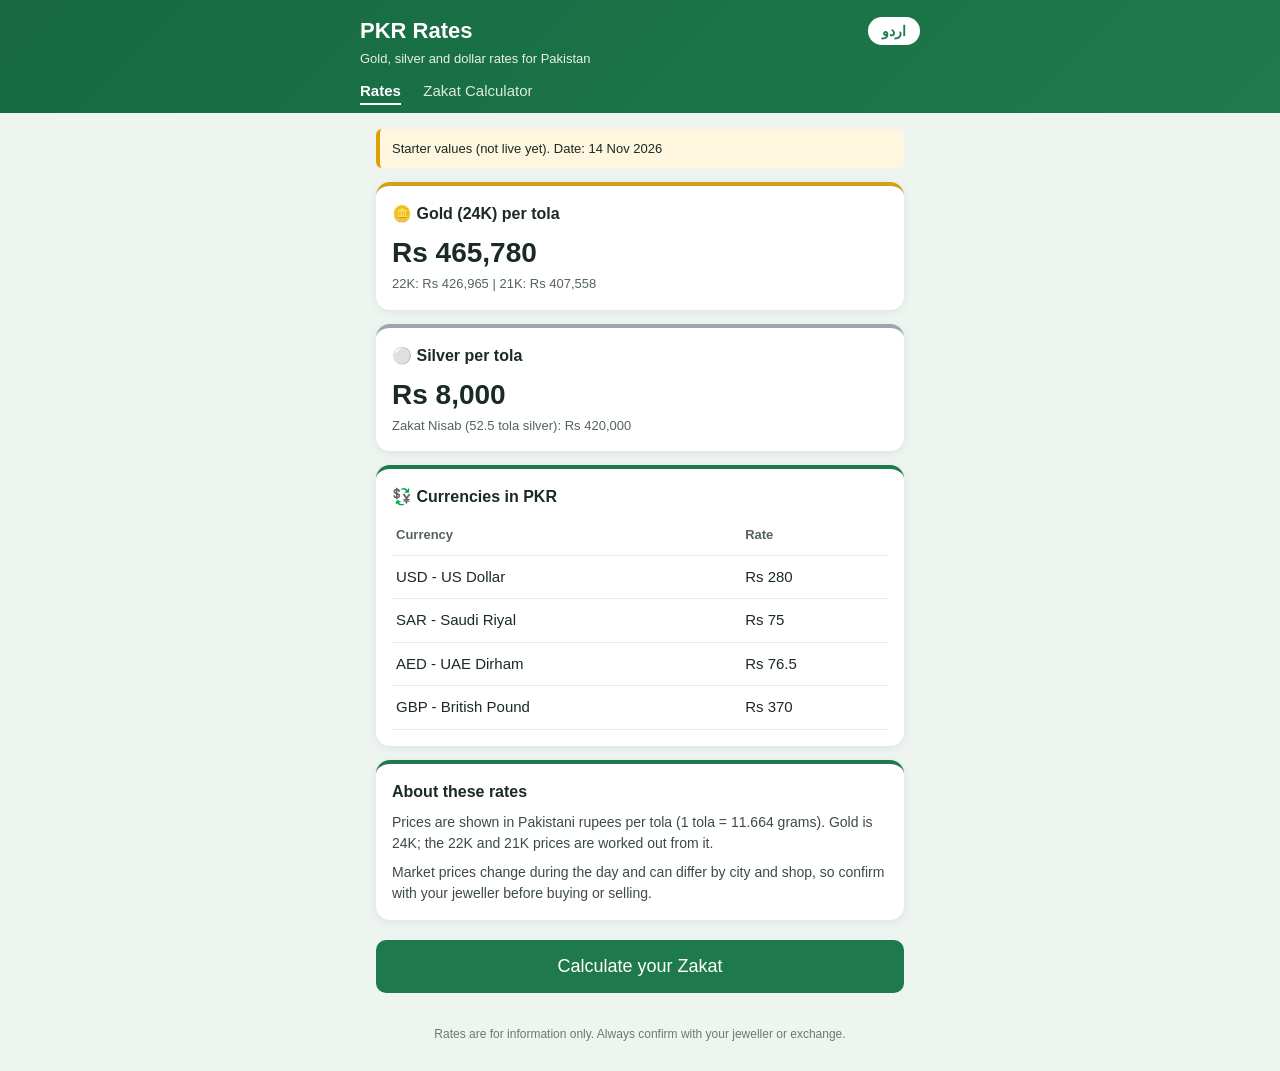
<file: index.html>
<!DOCTYPE html>
<html lang="en">
<head>
  <meta charset="UTF-8">
  <meta name="viewport" content="width=device-width, initial-scale=1">
  <title>Pakistan Gold, Silver and Dollar Rates</title>
  <meta name="description" content="Gold and silver rates per tola and dollar, riyal, dirham and pound rates in Pakistan (PKR), with a free Zakat calculator. English and Urdu.">
  <link rel="canonical" href="https://tutusomro.github.io/pkr-rates/">
  <meta name="theme-color" content="#1e7a4c">
  <meta property="og:type" content="website">
  <meta property="og:title" content="Pakistan Gold, Silver and Dollar Rates">
  <meta property="og:description" content="Gold and silver per tola, currency rates in PKR, and a free Zakat calculator.">
  <meta property="og:url" content="https://tutusomro.github.io/pkr-rates/">
  <link rel="icon" href="favicon.svg" type="image/svg+xml">
  <link rel="preconnect" href="https://fonts.googleapis.com">
  <link href="https://fonts.googleapis.com/css2?family=Noto+Nastaliq+Urdu&display=swap" rel="stylesheet">
  <link rel="stylesheet" href="style.css">
</head>
<body data-title="titleRates">
  <header>
    <div class="top">
      <h1 data-i18n="siteName">PKR Rates</h1>
      <button class="lang-btn" onclick="toggleLang()" data-i18n="langBtn">اردو</button>
    </div>
    <div class="tagline" data-i18n="tagline">Gold, silver and dollar rates for Pakistan</div>
    <nav>
      <a href="index.html" class="active" data-i18n="navRates">Rates</a>
      <a href="zakat.html" data-i18n="navZakat">Zakat Calculator</a>
    </nav>
  </header>

  <main>
    <div class="warn" id="notice"></div>

    <div class="card gold">
      <h2>🪙 <span data-i18n="goldTitle">Gold (24K) per tola</span></h2>
      <div class="big" id="gold24"></div>
      <div class="small" id="goldOther"></div>
    </div>

    <div class="card silver">
      <h2>⚪ <span data-i18n="silverTitle">Silver per tola</span></h2>
      <div class="big" id="silver"></div>
      <div class="small"><span data-i18n="nisabLine">Zakat Nisab (52.5 tola silver): </span><span id="nisab"></span></div>
    </div>

    <div class="card">
      <h2>💱 <span data-i18n="currenciesTitle">Currencies in PKR</span></h2>
      <table id="currencyTable"></table>
    </div>

    <div class="card info">
      <h2 data-i18n="aboutTitle">About these rates</h2>
      <p data-i18n="aboutP1">Prices are shown in Pakistani rupees per tola (1 tola = 11.664 grams). Gold is 24K; the 22K and 21K prices are worked out from it.</p>
      <p data-i18n="aboutP2">Market prices change during the day and can differ by city and shop, so confirm with your jeweller before buying or selling.</p>
    </div>

    <a class="btn-link" href="zakat.html" data-i18n="goToZakat">Calculate your Zakat</a>
  </main>

  <footer data-i18n="footerRates">Rates are for information only. Always confirm with your jeweller or exchange.</footer>

  <script src="rates.js"></script>
  <script src="i18n.js"></script>
  <script>
    // Show numbers with commas, like 465,780
    function money(x) { return "Rs " + Math.round(x).toLocaleString("en-US"); }

    // Builds the parts of the page that come from rates.js.
    // i18n.js calls this every time the language changes.
    function render() {
      document.getElementById("notice").textContent =
        (RATES.isLive ? t("noticeLive") : t("noticeStarter")) + RATES.updated;

      document.getElementById("gold24").textContent = money(RATES.goldTola24k);
      document.getElementById("goldOther").textContent =
        t("karat22") + money(RATES.goldTola24k * 22 / 24) +
        "   |   " + t("karat21") + money(RATES.goldTola24k * 21 / 24);

      document.getElementById("silver").textContent = money(RATES.silverTola);
      document.getElementById("nisab").textContent = money(RATES.silverTola * 52.5);

      var rows = "<tr><th>" + t("colCurrency") + "</th><th>" + t("colRate") + "</th></tr>";
      RATES.currencies.forEach(function (c) {
        rows += "<tr><td>" + c.code + " - " + t("cur_" + c.code) + "</td><td>Rs " + c.rate + "</td></tr>";
      });
      document.getElementById("currencyTable").innerHTML = rows;
    }

    applyLang();
  </script>
</body>
</html>
</file>
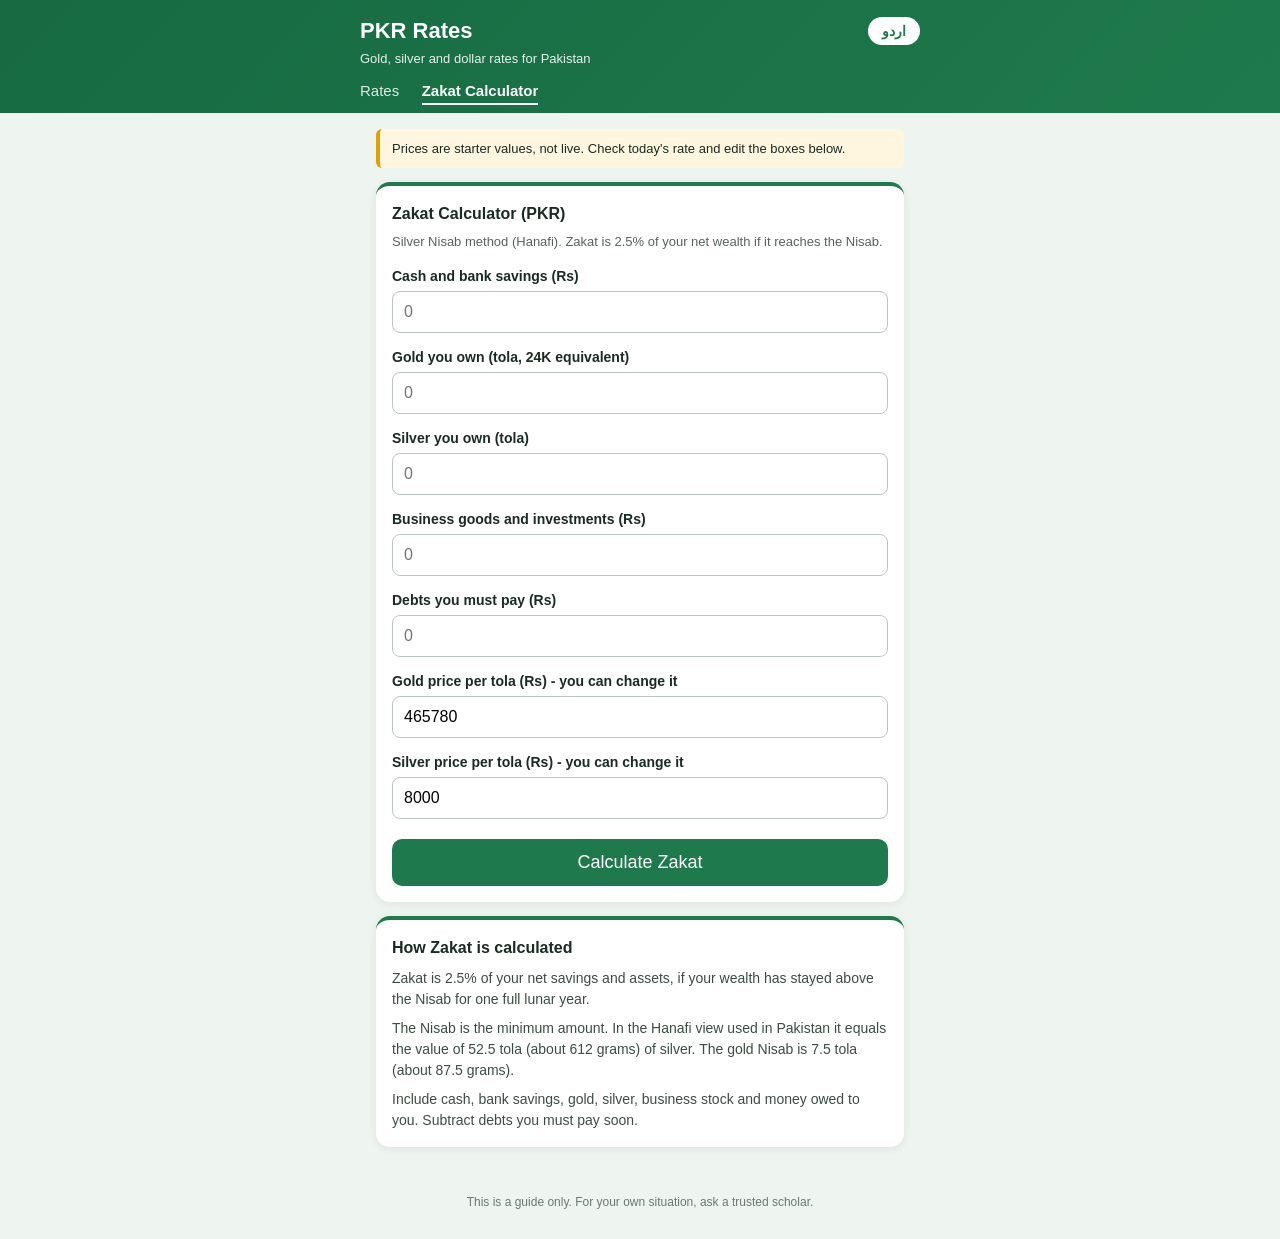
<file: zakat.html>
<!DOCTYPE html>
<html lang="en">
<head>
  <meta charset="UTF-8">
  <meta name="viewport" content="width=device-width, initial-scale=1">
  <title>Zakat Calculator Pakistan</title>
  <meta name="description" content="Free Zakat calculator for Pakistan in PKR. Uses the silver Nisab (52.5 tola) and the 2.5% rate. Enter cash, gold, silver, business goods and debts. English and Urdu.">
  <link rel="canonical" href="https://tutusomro.github.io/pkr-rates/zakat.html">
  <meta name="theme-color" content="#1e7a4c">
  <meta property="og:type" content="website">
  <meta property="og:title" content="Zakat Calculator Pakistan">
  <meta property="og:description" content="Free Zakat calculator in PKR using the silver Nisab and the 2.5% rate.">
  <meta property="og:url" content="https://tutusomro.github.io/pkr-rates/zakat.html">
  <link rel="icon" href="favicon.svg" type="image/svg+xml">
  <link rel="preconnect" href="https://fonts.googleapis.com">
  <link href="https://fonts.googleapis.com/css2?family=Noto+Nastaliq+Urdu&display=swap" rel="stylesheet">
  <link rel="stylesheet" href="style.css">
</head>
<body data-title="titleZakat">
  <header>
    <div class="top">
      <h1 data-i18n="siteName">PKR Rates</h1>
      <button class="lang-btn" onclick="toggleLang()" data-i18n="langBtn">اردو</button>
    </div>
    <div class="tagline" data-i18n="tagline">Gold, silver and dollar rates for Pakistan</div>
    <nav>
      <a href="index.html" data-i18n="navRates">Rates</a>
      <a href="zakat.html" class="active" data-i18n="navZakat">Zakat Calculator</a>
    </nav>
  </header>

  <main>
    <div class="warn" id="notice"></div>

    <div class="card">
      <h2 data-i18n="zakatTitle">Zakat Calculator (PKR)</h2>
      <div class="small" data-i18n="zakatIntro">Silver Nisab method (Hanafi). Zakat is 2.5% of your net wealth if it reaches the Nisab.</div>

      <label for="cash" data-i18n="labelCash">Cash and bank savings (Rs)</label>
      <input type="number" id="cash" placeholder="0" inputmode="decimal">

      <label for="goldTola" data-i18n="labelGold">Gold you own (tola, 24K equivalent)</label>
      <input type="number" id="goldTola" placeholder="0" inputmode="decimal">

      <label for="silverTola" data-i18n="labelSilver">Silver you own (tola)</label>
      <input type="number" id="silverTola" placeholder="0" inputmode="decimal">

      <label for="business" data-i18n="labelBusiness">Business goods and investments (Rs)</label>
      <input type="number" id="business" placeholder="0" inputmode="decimal">

      <label for="debts" data-i18n="labelDebts">Debts you must pay (Rs)</label>
      <input type="number" id="debts" placeholder="0" inputmode="decimal">

      <label for="goldPrice" data-i18n="labelGoldPrice">Gold price per tola (Rs) - you can change it</label>
      <input type="number" id="goldPrice" inputmode="decimal">

      <label for="silverPrice" data-i18n="labelSilverPrice">Silver price per tola (Rs) - you can change it</label>
      <input type="number" id="silverPrice" inputmode="decimal">

      <button onclick="run()" data-i18n="calcBtn">Calculate Zakat</button>
      <div id="result"></div>
    </div>

    <div class="card info">
      <h2 data-i18n="howTitle">How Zakat is calculated</h2>
      <p data-i18n="howP1">Zakat is 2.5% of your net savings and assets, if your wealth has stayed above the Nisab for one full lunar year.</p>
      <p data-i18n="howP2">The Nisab is the minimum amount. In the Hanafi view used in Pakistan it equals the value of 52.5 tola (about 612 grams) of silver. The gold Nisab is 7.5 tola (about 87.5 grams).</p>
      <p data-i18n="howP3">Include cash, bank savings, gold, silver, business stock and money owed to you. Subtract debts you must pay soon.</p>
    </div>
  </main>

  <footer data-i18n="footerZakat">This is a guide only. For your own situation, ask a trusted scholar.</footer>

  <script src="rates.js"></script>
  <script src="calc.js"></script>
  <script src="i18n.js"></script>
  <script>
    function money(x) { return "Rs " + Math.round(x).toLocaleString("en-US"); }

    // Fill the price boxes from rates.js once, when the page opens.
    // (Not inside render(), so we never overwrite what the person typed.)
    document.getElementById("goldPrice").value = RATES.goldTola24k;
    document.getElementById("silverPrice").value = RATES.silverTola;

    var resultShown = false;

    function run() {
      function val(id) { return document.getElementById(id).value; }

      var r = calculateZakat({
        cash: val("cash"),
        goldTola: val("goldTola"),
        silverTola: val("silverTola"),
        business: val("business"),
        debts: val("debts"),
        goldPrice: val("goldPrice"),
        silverPrice: val("silverPrice")
      });

      var box = document.getElementById("result");
      box.style.display = "block";
      resultShown = true;

      if (r.nisab === 0) {
        box.textContent = t("needSilver");
      } else if (!r.isDue) {
        box.innerHTML = t("netWealth") + money(r.net) +
          "<br>" + t("nisabIs") + money(r.nisab) +
          "<br><b>" + t("notDue") + "</b>";
      } else {
        box.innerHTML = t("netWealth") + money(r.net) +
          "<br>" + t("nisabIs") + money(r.nisab) +
          "<br><b>" + t("zakatDue") + money(r.zakat) + "</b>";
      }
    }

    // i18n.js calls this every time the language changes.
    function render() {
      document.getElementById("notice").textContent =
        RATES.isLive ? t("zakatNoticeLive") + RATES.updated : t("zakatNoticeStarter");
      if (resultShown) run();   // show the answer again in the new language
    }

    applyLang();
  </script>
</body>
</html>
</file>
<file: style.css>
/* Shared look for all pages. Mobile first.
   Uses "start/end" instead of "left/right" so Urdu (right-to-left) works too. */
* { box-sizing: border-box; }

body {
  font-family: Arial, Helvetica, sans-serif;
  background: #eef5f0;
  color: #1b2a22;
  margin: 0;
  line-height: 1.5;
}

/* Urdu: use a proper Urdu font and a taller line height */
html[lang="ur"] body {
  font-family: "Noto Nastaliq Urdu", "Jameel Noori Nastaleeq", "Noto Naskh Arabic", Arial, sans-serif;
  line-height: 2.1;
}

/* ---------- Header ---------- */
header {
  background: linear-gradient(135deg, #176a42, #1e7a4c);
  color: #fff;
  padding: 14px 16px 10px;
}
header .top {
  display: flex;
  align-items: center;
  justify-content: space-between;
  max-width: 560px;
  margin: 0 auto;
}
header h1 { margin: 0; font-size: 22px; }
header .tagline, header nav { max-width: 560px; margin-left: auto; margin-right: auto; }
header .tagline { font-size: 13px; opacity: 0.9; margin-top: 2px; }
header nav { margin-top: 10px; }
header nav a {
  color: #fff;
  margin-inline-end: 18px;
  text-decoration: none;
  font-size: 15px;
  padding-bottom: 4px;
  opacity: 0.85;
}
header nav a.active { border-bottom: 2px solid #fff; font-weight: bold; opacity: 1; }

.lang-btn {
  width: auto;
  margin: 0;
  padding: 6px 14px;
  font-size: 14px;
  background: #fff;
  color: #1e7a4c;
  border-radius: 20px;
  font-weight: bold;
  cursor: pointer;
}

/* ---------- Page body ---------- */
main { max-width: 560px; margin: 0 auto; padding: 16px; }

.card {
  background: #fff;
  border-radius: 14px;
  padding: 16px;
  margin-bottom: 14px;
  box-shadow: 0 2px 10px rgba(0, 0, 0, 0.07);
  border-top: 4px solid #1e7a4c;
}
.card.gold { border-top-color: #d4a017; }
.card.silver { border-top-color: #9aa5ad; }
.card h2 { margin: 0 0 6px; font-size: 16px; color: #1b2a22; }
.big { font-size: 28px; font-weight: bold; direction: ltr; text-align: start; }
html[dir="rtl"] .big { text-align: right; }
.small { font-size: 13px; color: #55645b; }

.warn {
  background: #fff6e0;
  border-inline-start: 4px solid #e0a100;
  padding: 10px 12px;
  border-radius: 6px;
  font-size: 13px;
  margin-bottom: 14px;
}

table { width: 100%; border-collapse: collapse; }
th, td {
  text-align: start;
  padding: 10px 4px;
  border-bottom: 1px solid #e3ebe6;
  font-size: 15px;
}
th { color: #55645b; font-size: 13px; }

/* ---------- Forms ---------- */
label { display: block; margin-top: 14px; font-weight: bold; font-size: 14px; }
input {
  width: 100%;
  padding: 11px;
  margin-top: 4px;
  font-size: 16px;
  border: 1px solid #bcc7c0;
  border-radius: 8px;
  direction: ltr;
}
html[dir="rtl"] input { text-align: right; }
input:focus { outline: 2px solid #1e7a4c; border-color: #1e7a4c; }

button, .btn-link {
  display: block;
  width: 100%;
  margin-top: 20px;
  padding: 13px;
  font-size: 18px;
  background: #1e7a4c;
  color: #fff;
  border: none;
  border-radius: 10px;
  text-align: center;
  text-decoration: none;
  cursor: pointer;
}
button:active, .btn-link:active { background: #176a42; }

#result {
  display: none;
  margin-top: 16px;
  padding: 14px;
  background: #e8f5ee;
  border-radius: 10px;
  font-size: 17px;
}

/* Explanation text blocks */
.info p { font-size: 14px; color: #3d4c43; margin: 8px 0 0; }

footer { text-align: center; font-size: 12px; color: #6a7a70; padding: 16px 20px 28px; }
</file>
